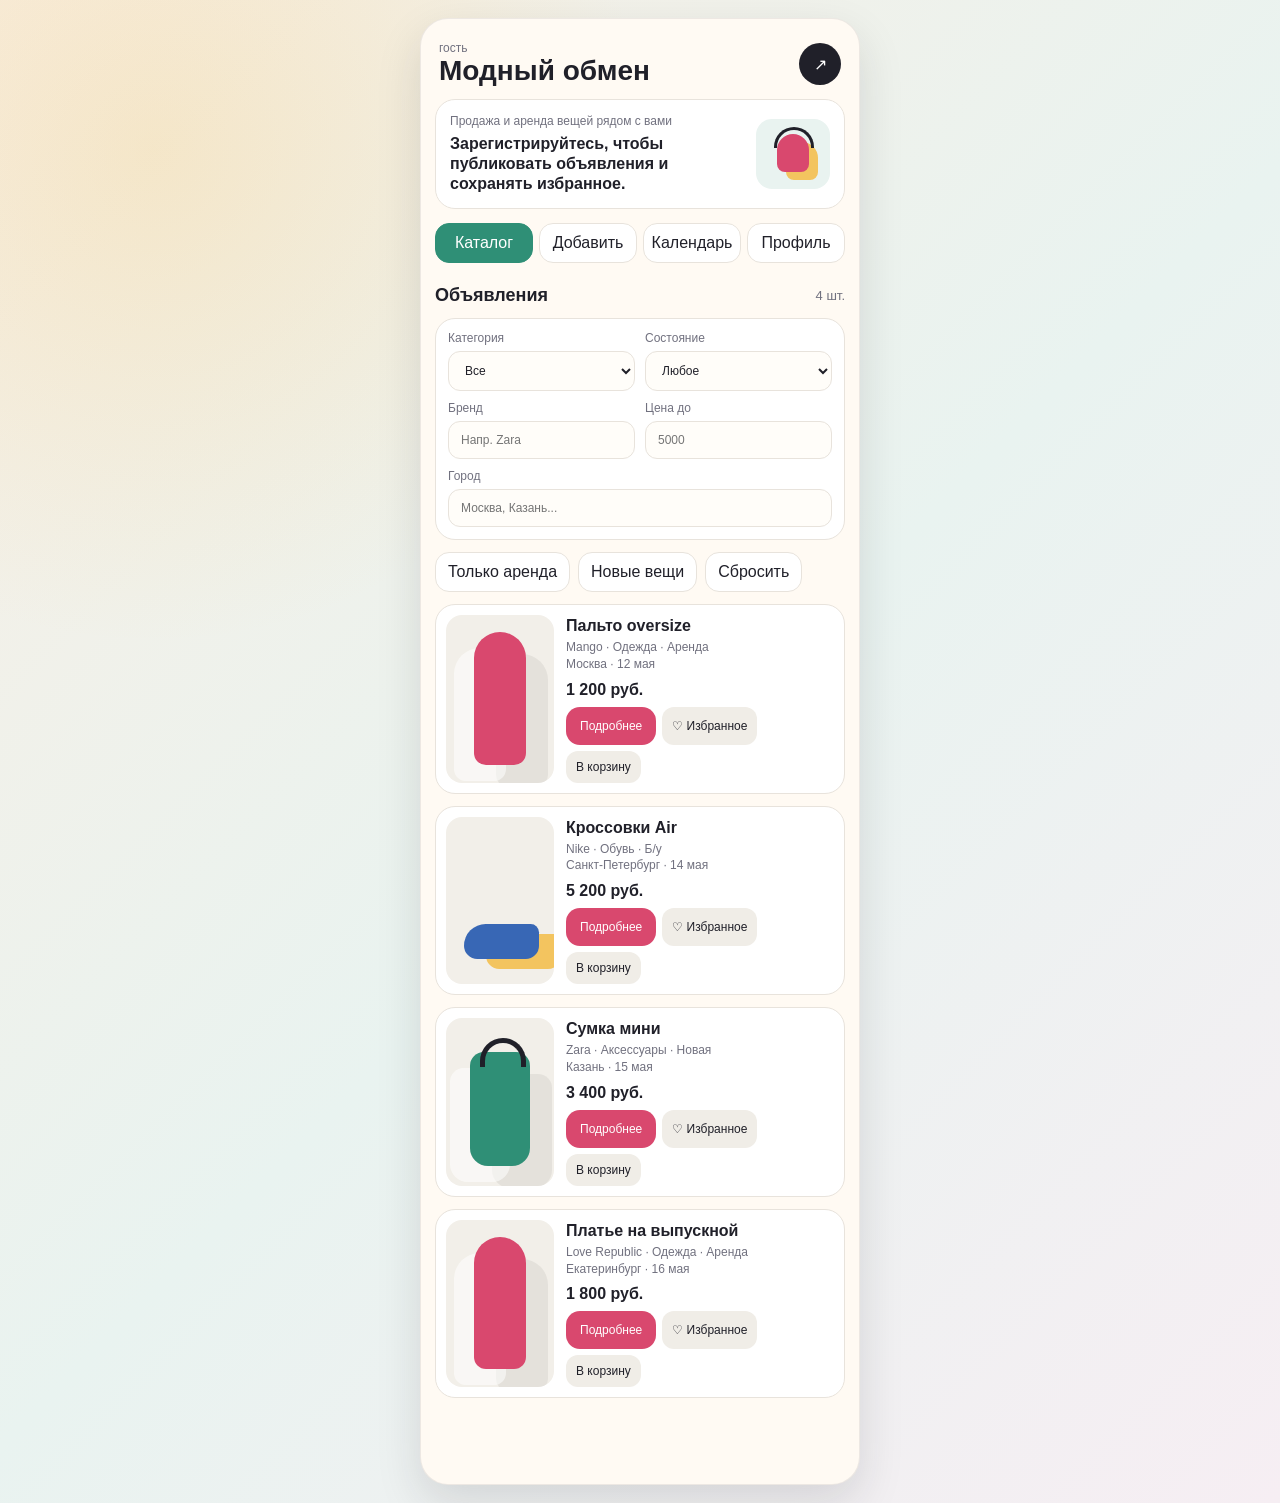
<file: index.html>
<!doctype html>
<html lang="ru">
  <head>
    <meta charset="UTF-8" />
    <meta name="viewport" content="width=device-width, initial-scale=1.0" />
    <meta name="theme-color" content="#7c3aed" />
    <meta name="description" content="Модный обмен — маркетплейс одежды, обуви и аксессуаров для продажи, обмена и аренды." />
    <title>Модный обмен</title>
    <link rel="manifest" href="manifest.webmanifest" />
    <link rel="icon" href="icon.svg" type="image/svg+xml" />
    <link rel="apple-touch-icon" href="icons/icon-192.png" />
    <meta name="apple-mobile-web-app-capable" content="yes" />
    <meta name="apple-mobile-web-app-status-bar-style" content="default" />
    <meta name="apple-mobile-web-app-title" content="Модный обмен" />
    <meta name="mobile-web-app-capable" content="yes" />
    <link rel="stylesheet" href="styles.css" />
  </head>
  <body>
    <main class="phone-shell">
      <section class="screen">
        <header class="topbar">
          <div>
            <p class="eyebrow" id="statusText">гость</p>
            <h1>Модный обмен</h1>
          </div>
          <button class="icon-button" id="loginBtn" title="Войти">↗</button>
        </header>

        <section class="welcome-panel">
          <div>
            <p class="muted">Продажа и аренда вещей рядом с вами</p>
            <strong id="welcomeText">Зарегистрируйтесь, чтобы публиковать объявления и сохранять избранное.</strong>
          </div>
          <div class="mini-hanger" aria-hidden="true"></div>
        </section>

        <nav class="tabs" aria-label="Разделы приложения">
          <button class="tab active" data-view="catalog">Каталог</button>
          <button class="tab" data-view="post">Добавить</button>
          <button class="tab" data-view="calendar">Календарь</button>
          <button class="tab" data-view="profile">Профиль</button>
        </nav>

        <section class="view active" id="catalogView">
          <div class="section-title">
            <h2>Объявления</h2>
            <span id="resultCount">0</span>
          </div>

          <div class="filters">
            <label>
              Категория
              <select id="categoryFilter">
                <option value="all">Все</option>
                <option value="Одежда">Одежда</option>
                <option value="Обувь">Обувь</option>
                <option value="Аксессуары">Аксессуары</option>
              </select>
            </label>
            <label>
              Состояние
              <select id="conditionFilter">
                <option value="all">Любое</option>
                <option value="Новая">Новая</option>
                <option value="Б/у">Б/у</option>
                <option value="Аренда">Аренда</option>
              </select>
            </label>
            <label>
              Бренд
              <input id="brandFilter" type="search" placeholder="Напр. Zara" />
            </label>
            <label>
              Цена до
              <input id="priceFilter" type="number" min="0" placeholder="5000" />
            </label>
            <label class="wide">
              Город
              <input id="cityFilter" type="search" placeholder="Москва, Казань..." />
            </label>
          </div>

          <div class="quick-row">
            <button class="pill" data-chip="rent">Только аренда</button>
            <button class="pill" data-chip="new">Новые вещи</button>
            <button class="pill" data-chip="reset">Сбросить</button>
          </div>

          <div class="cards" id="itemsList"></div>
        </section>

        <section class="view" id="postView">
          <div class="section-title">
            <h2>Новое объявление</h2>
            <span id="postHint">нужен вход</span>
          </div>
          <div class="notice-box" id="postLock">
            Чтобы опубликовать вещь, сначала зарегистрируйтесь или войдите в аккаунт.
            <button class="primary-button" id="postLoginBtn">Войти</button>
          </div>
          <form class="form" id="postForm">
            <label>Название вещи <input name="title" required placeholder="Напр. Пальто oversize" /></label>
            <label>Бренд <input name="brand" required placeholder="Mango, Nike, no name" /></label>
            <label>Категория
              <select name="category">
                <option>Одежда</option>
                <option>Обувь</option>
                <option>Аксессуары</option>
              </select>
            </label>
            <label>Состояние
              <select name="condition">
                <option>Новая</option>
                <option>Б/у</option>
                <option>Аренда</option>
              </select>
            </label>
            <label>Цена, руб. <input name="price" required type="number" min="0" placeholder="2500" /></label>
            <label>Местоположение <input name="city" required placeholder="Ваш город" /></label>
            <label>Краткое описание <textarea name="description" rows="4" placeholder="Размер, посадка, когда можно примерить"></textarea></label>
            <label>Фото вещи <input name="photo" type="file" accept="image/*" /></label>
            <button class="primary-button" type="submit">Опубликовать</button>
            <p class="notice" id="postNotice"></p>
          </form>
        </section>

        <section class="view" id="calendarView">
          <div class="section-title">
            <h2>Календарь</h2>
            <span>по датам</span>
          </div>
          <div class="date-box">
            <label>Показать объявления за дату <input id="dateFilter" type="date" /></label>
            <button class="primary-button" id="clearDate">Показать все</button>
          </div>
          <div class="timeline" id="timeline"></div>
        </section>

        <section class="view" id="profileView">
          <div class="profile-card" id="profileCard"></div>

          <form class="form profile-form" id="profileForm">
            <div class="section-title">
              <h2>Редактировать профиль</h2>
              <span>сохраняется</span>
            </div>
            <label>Имя <input name="name" required /></label>
            <label>Email <input name="email" type="email" required /></label>
            <label>Возраст <input name="age" type="number" min="12" max="100" /></label>
            <label>Город <input name="city" /></label>
            <label>Размер одежды <input name="clothesSize" placeholder="S/M" /></label>
            <label>Размер обуви <input name="shoeSize" placeholder="38" /></label>
            <label>Предпочтения <textarea name="preferences" rows="3"></textarea></label>
            <button class="primary-button" type="submit">Сохранить профиль</button>
            <p class="notice" id="profileNotice"></p>
          </form>

          <div class="profile-grid" id="profileStats"></div>

          <div class="section-title">
            <h2>Мои объявления</h2>
            <span id="myItemsCount">0</span>
          </div>
          <div class="cards compact" id="myItemsList"></div>

          <div class="section-title">
            <h2>Избранное</h2>
            <span id="favCount">0</span>
          </div>
          <div class="cards compact" id="favoritesList"></div>

          <div class="section-title">
            <h2>Корзина</h2>
            <span id="cartCount">0</span>
          </div>
          <div class="checkout">
            <div id="cartList"></div>
            <label>Адрес доставки или место встречи
              <input id="deliveryAddress" placeholder="Напр. ТЦ Asia Mall, 18:00" />
            </label>
            <button class="primary-button" id="checkoutBtn">Оформить заказ</button>
            <p class="notice" id="checkoutNotice"></p>
          </div>
        </section>
      </section>
    </main>

    <dialog id="detailsDialog">
      <article class="dialog-card" id="detailsContent"></article>
    </dialog>

    <dialog id="loginDialog">
      <article class="dialog-card">
        <button class="close" data-close="loginDialog">×</button>
        <div class="auth-switch">
          <button class="active" data-auth-mode="login">Вход</button>
          <button data-auth-mode="register">Регистрация</button>
        </div>
        <h2 id="authTitle">Вход в приложение</h2>
        <p class="muted" id="authHelp">Введите email и пароль, либо используйте демонстрационный вход через соцсеть.</p>
        <form class="form auth-form" id="authForm">
          <label class="register-only">Имя <input name="name" placeholder="Алина" /></label>
          <label>Email <input name="email" type="email" required placeholder="student@mail.com" /></label>
          <label>Пароль <input name="password" type="password" required minlength="4" placeholder="минимум 4 символа" /></label>
          <label class="register-only">Город <input name="city" placeholder="Москва" /></label>
          <button class="primary-button" id="authSubmit" type="submit">Войти</button>
          <p class="notice" id="authNotice"></p>
        </form>
        <div class="auth-buttons">
          <button data-social="Google">Войти через Google</button>
          <button data-social="VK">Войти через VK</button>
          <button data-social="Apple">Войти через Apple</button>
        </div>
      </article>
    </dialog>

    <script src="app.js"></script>
    <script>
      if ("serviceWorker" in navigator && location.protocol.startsWith("http")) {
        window.addEventListener("load", () => {
          navigator.serviceWorker.register("sw.js").catch(() => {});
        });
      }
    </script>
  </body>
</html>
</file>
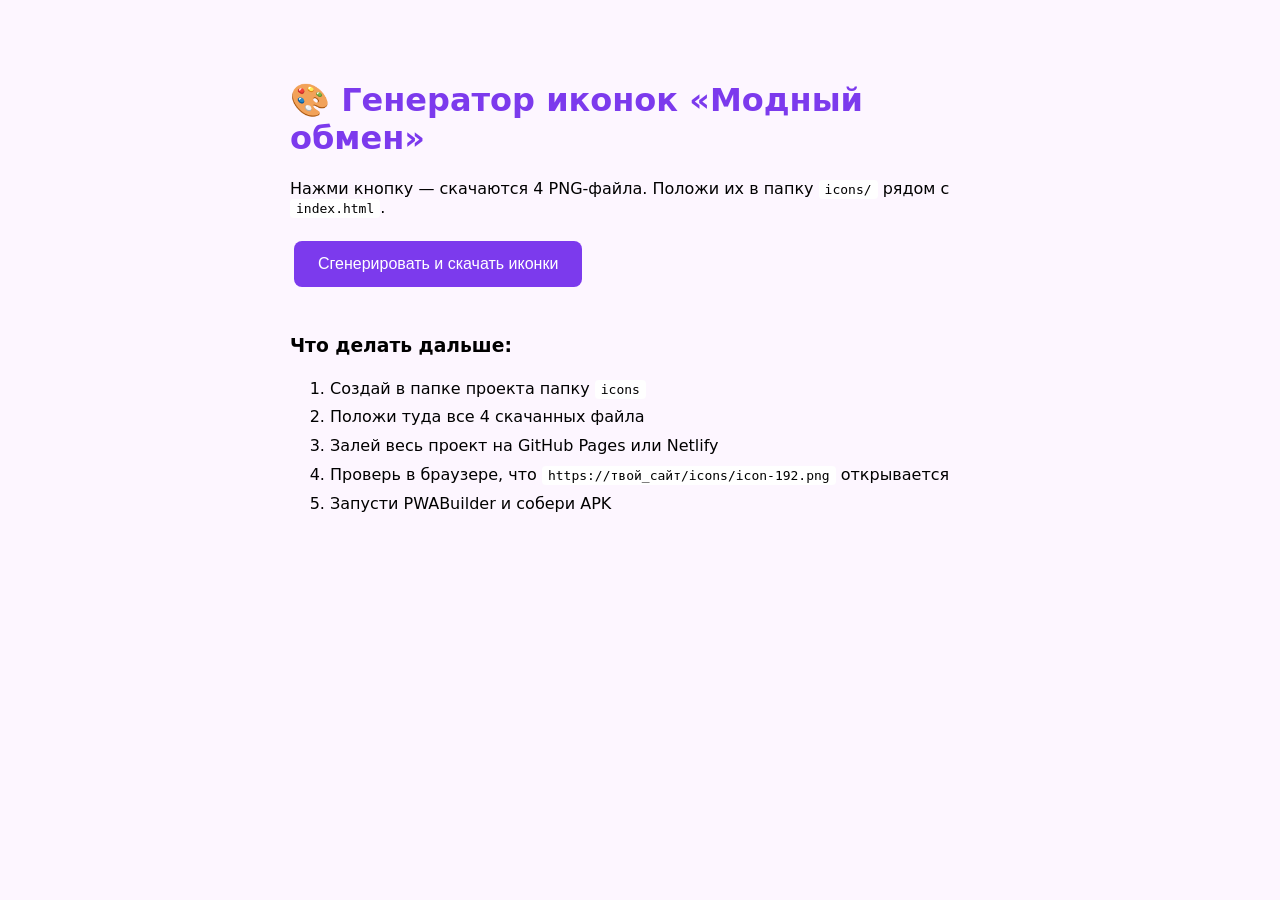
<file: generate-icons.html>
<!doctype html>
<html lang="ru">
<head>
<meta charset="UTF-8">
<title>Генератор иконок — Модный обмен</title>
<style>
  body { font-family: system-ui, sans-serif; max-width: 700px; margin: 40px auto; padding: 20px; background: #fdf6ff; }
  h1 { color: #7c3aed; }
  button { background: #7c3aed; color: white; border: none; padding: 14px 24px; font-size: 16px; border-radius: 8px; cursor: pointer; margin: 8px 4px; }
  button:hover { background: #6d28d9; }
  .preview { display: flex; gap: 16px; flex-wrap: wrap; margin: 20px 0; }
  .preview div { background: white; padding: 12px; border-radius: 8px; text-align: center; }
  canvas { border: 1px solid #ccc; }
  ol { line-height: 1.8; }
  code { background: #fff; padding: 2px 6px; border-radius: 4px; }
</style>
</head>
<body>
  <h1>🎨 Генератор иконок «Модный обмен»</h1>
  <p>Нажми кнопку — скачаются 4 PNG-файла. Положи их в папку <code>icons/</code> рядом с <code>index.html</code>.</p>

  <button id="genBtn">Сгенерировать и скачать иконки</button>

  <div class="preview" id="preview"></div>

  <h3>Что делать дальше:</h3>
  <ol>
    <li>Создай в папке проекта папку <code>icons</code></li>
    <li>Положи туда все 4 скачанных файла</li>
    <li>Залей весь проект на GitHub Pages или Netlify</li>
    <li>Проверь в браузере, что <code>https://твой_сайт/icons/icon-192.png</code> открывается</li>
    <li>Запусти PWABuilder и собери APK</li>
  </ol>

<script>
const SVG = `<svg xmlns="http://www.w3.org/2000/svg" viewBox="0 0 128 128">
  <rect width="128" height="128" rx="28" fill="#7c3aed"/>
  <path d="M64 30c-5 0-9 4-9 9 0 3 1 5 3 7l-22 12c-3 1-4 4-3 7l4 9c1 3 4 4 7 3l9-3v22c0 3 2 5 5 5h12c3 0 5-2 5-5V74l9 3c3 1 6 0 7-3l4-9c1-3 0-6-3-7L70 46c2-2 3-4 3-7 0-5-4-9-9-9z" fill="#ffffff"/>
  <text x="64" y="112" text-anchor="middle" font-family="Arial, sans-serif" font-size="14" font-weight="800" fill="#ffffff">МО</text>
</svg>`;

function renderIcon(size, maskable) {
  return new Promise((resolve) => {
    const canvas = document.createElement("canvas");
    canvas.width = size;
    canvas.height = size;
    const ctx = canvas.getContext("2d");
    if (maskable) {
      ctx.fillStyle = "#7c3aed";
      ctx.fillRect(0, 0, size, size);
    }
    const img = new Image();
    const blob = new Blob([SVG], { type: "image/svg+xml" });
    const url = URL.createObjectURL(blob);
    img.onload = () => {
      if (maskable) {
        const inner = Math.round(size * 0.8);
        const offset = Math.round((size - inner) / 2);
        ctx.drawImage(img, offset, offset, inner, inner);
      } else {
        ctx.drawImage(img, 0, 0, size, size);
      }
      URL.revokeObjectURL(url);
      canvas.toBlob((pngBlob) => resolve({ canvas, blob: pngBlob }), "image/png");
    };
    img.src = url;
  });
}

function download(blob, name) {
  const url = URL.createObjectURL(blob);
  const a = document.createElement("a");
  a.href = url;
  a.download = name;
  document.body.appendChild(a);
  a.click();
  document.body.removeChild(a);
  setTimeout(() => URL.revokeObjectURL(url), 1000);
}

document.getElementById("genBtn").addEventListener("click", async () => {
  const preview = document.getElementById("preview");
  preview.innerHTML = "";
  const tasks = [
    { size: 192, maskable: false, name: "icon-192.png" },
    { size: 512, maskable: false, name: "icon-512.png" },
    { size: 192, maskable: true,  name: "icon-192-maskable.png" },
    { size: 512, maskable: true,  name: "icon-512-maskable.png" },
  ];
  for (const t of tasks) {
    const { canvas, blob } = await renderIcon(t.size, t.maskable);
    const small = document.createElement("canvas");
    small.width = 96; small.height = 96;
    small.getContext("2d").drawImage(canvas, 0, 0, 96, 96);
    const wrap = document.createElement("div");
    wrap.innerHTML = `<div>${t.name}</div>`;
    wrap.prepend(small);
    preview.appendChild(wrap);
    download(blob, t.name);
    await new Promise(r => setTimeout(r, 400));
  }
  alert("Готово! 4 файла скачаны. Положи их в папку icons/");
});
</script>
</body>
</html>
</file>
<file: styles.css>
:root {
  color-scheme: light;
  --ink: #202029;
  --muted: #71717f;
  --line: #e8e3dc;
  --paper: #fffaf3;
  --surface: #ffffff;
  --rose: #d9486e;
  --green: #2f8f76;
  --blue: #3867b5;
  --yellow: #f3c45f;
  --shadow: 0 18px 45px rgba(32, 32, 41, 0.13);
}

* {
  box-sizing: border-box;
}

body {
  margin: 0;
  min-height: 100vh;
  font-family: Arial, Helvetica, sans-serif;
  background:
    radial-gradient(circle at 12% 10%, rgba(243, 196, 95, 0.22), transparent 28%),
    linear-gradient(135deg, #f8efe4, #e9f3f0 52%, #f6eef3);
  color: var(--ink);
}

button,
input,
select,
textarea {
  font: inherit;
}

button {
  cursor: pointer;
}

.phone-shell {
  width: min(100%, 460px);
  min-height: 100vh;
  margin: 0 auto;
  padding: 18px 10px;
}

.screen {
  min-height: calc(100vh - 36px);
  overflow: hidden;
  border: 1px solid rgba(32, 32, 41, 0.08);
  border-radius: 28px;
  background: var(--paper);
  box-shadow: var(--shadow);
}

.topbar {
  display: flex;
  align-items: center;
  justify-content: space-between;
  padding: 22px 18px 12px;
}

.eyebrow,
.muted {
  margin: 0;
  color: var(--muted);
  font-size: 12px;
}

h1,
h2,
p {
  margin-top: 0;
}

h1 {
  margin-bottom: 0;
  font-size: 28px;
  letter-spacing: 0;
}

h2 {
  margin-bottom: 0;
  font-size: 18px;
  letter-spacing: 0;
}

.icon-button {
  width: 42px;
  height: 42px;
  border: 0;
  border-radius: 50%;
  color: white;
  background: var(--ink);
}

.welcome-panel {
  display: grid;
  grid-template-columns: 1fr 74px;
  gap: 12px;
  align-items: center;
  margin: 0 14px 14px;
  padding: 14px;
  border-radius: 20px;
  background: #fff;
  border: 1px solid var(--line);
}

.welcome-panel strong {
  display: block;
  margin-top: 6px;
  line-height: 1.25;
}

.mini-hanger {
  position: relative;
  height: 70px;
  border-radius: 16px;
  background: #e9f3f0;
}

.mini-hanger::before {
  content: "";
  position: absolute;
  left: 21px;
  top: 15px;
  width: 32px;
  height: 38px;
  border-radius: 16px 16px 8px 8px;
  background: var(--rose);
  box-shadow: 9px 8px 0 var(--yellow);
}

.mini-hanger::after {
  content: "";
  position: absolute;
  left: 18px;
  top: 8px;
  width: 34px;
  height: 18px;
  border: 3px solid var(--ink);
  border-bottom: 0;
  border-radius: 24px 24px 0 0;
}

.tabs {
  display: grid;
  grid-template-columns: repeat(4, 1fr);
  gap: 6px;
  padding: 0 14px 14px;
}

.tab,
.pill,
.auth-buttons button {
  border: 1px solid var(--line);
  border-radius: 14px;
  background: #fff;
  color: var(--ink);
  min-height: 40px;
}

.auth-switch {
  display: grid;
  grid-template-columns: 1fr 1fr;
  gap: 8px;
}

.auth-switch button {
  min-height: 40px;
  border: 1px solid var(--line);
  border-radius: 14px;
  background: #fff;
  color: var(--ink);
}

.auth-switch button.active {
  border-color: var(--green);
  color: #fff;
  background: var(--green);
}

.tab.active {
  color: white;
  background: var(--green);
  border-color: var(--green);
}

.view {
  display: none;
  padding: 0 14px 86px;
}

.view.active {
  display: block;
}

.section-title {
  display: flex;
  justify-content: space-between;
  align-items: center;
  margin: 8px 0 12px;
}

.section-title span {
  color: var(--muted);
  font-size: 13px;
}

.filters {
  display: grid;
  grid-template-columns: 1fr 1fr;
  gap: 10px;
  padding: 12px;
  border: 1px solid var(--line);
  border-radius: 20px;
  background: #fff;
}

label {
  display: grid;
  gap: 6px;
  color: var(--muted);
  font-size: 12px;
}

.wide {
  grid-column: 1 / -1;
}

input,
select,
textarea {
  width: 100%;
  border: 1px solid var(--line);
  border-radius: 12px;
  padding: 11px 12px;
  background: #fffdf9;
  color: var(--ink);
  outline: none;
}

textarea {
  resize: vertical;
}

.quick-row {
  display: flex;
  gap: 8px;
  overflow-x: auto;
  padding: 12px 0;
}

.pill {
  flex: 0 0 auto;
  padding: 0 12px;
}

.cards {
  display: grid;
  gap: 12px;
}

.item-card {
  display: grid;
  grid-template-columns: 108px 1fr;
  gap: 12px;
  padding: 10px;
  border: 1px solid var(--line);
  border-radius: 20px;
  background: #fff;
}

.compact .item-card {
  grid-template-columns: 82px 1fr;
}

.photo {
  position: relative;
  min-height: 122px;
  overflow: hidden;
  border-radius: 16px;
  background: #f2efe9;
}

.compact .photo {
  min-height: 90px;
}

.photo::before {
  content: "";
  position: absolute;
  inset: 17px 28px 18px;
  border-radius: 26px 26px 12px 12px;
  background: var(--rose);
  box-shadow: -20px 16px 0 rgba(255, 255, 255, 0.55), 22px 22px 0 rgba(0, 0, 0, 0.06);
}

.photo.shoe::before {
  inset: auto 15px 25px 18px;
  height: 35px;
  border-radius: 26px 10px 16px 16px;
  background: var(--blue);
  box-shadow: 22px 10px 0 var(--yellow);
}

.photo.bag::before {
  inset: 34px 24px 20px;
  border-radius: 14px 14px 18px 18px;
  background: var(--green);
}

.photo.bag::after {
  content: "";
  position: absolute;
  left: 34px;
  top: 20px;
  width: 36px;
  height: 24px;
  border: 5px solid var(--ink);
  border-bottom: 0;
  border-radius: 30px 30px 0 0;
}

.item-info h3 {
  margin: 2px 0 4px;
  font-size: 16px;
}

.meta {
  color: var(--muted);
  font-size: 12px;
  line-height: 1.4;
}

.price {
  margin: 8px 0;
  font-weight: 700;
}

.actions {
  display: flex;
  flex-wrap: wrap;
  gap: 6px;
}

.actions button,
.small-button {
  border: 0;
  border-radius: 12px;
  padding: 9px 10px;
  background: #f0ede7;
  color: var(--ink);
  font-size: 12px;
}

.actions .hot,
.primary-button {
  border: 0;
  border-radius: 14px;
  padding: 12px 14px;
  color: #fff;
  background: var(--rose);
}

.form,
.date-box,
.checkout,
.profile-card,
.profile-grid,
.timeline-item,
.notice-box {
  display: grid;
  gap: 12px;
  padding: 14px;
  border: 1px solid var(--line);
  border-radius: 20px;
  background: #fff;
}

.notice-box {
  color: var(--muted);
  font-size: 13px;
}

.profile-form {
  margin: 12px 0;
}

.auth-form {
  padding: 0;
  border: 0;
  border-radius: 0;
}

.profile-card {
  grid-template-columns: 64px 1fr;
  align-items: center;
}

.avatar {
  display: grid;
  place-items: center;
  width: 58px;
  height: 58px;
  border-radius: 50%;
  color: white;
  background: var(--blue);
  font-size: 25px;
  font-weight: 700;
}

.profile-card p {
  margin-bottom: 6px;
  color: var(--muted);
  font-size: 13px;
}

.rating {
  color: #b58000;
  font-size: 13px;
}

.profile-grid {
  grid-template-columns: 1fr 1fr;
  margin: 12px 0;
}

.profile-grid div {
  display: grid;
  gap: 4px;
  min-height: 64px;
}

.profile-grid span {
  color: var(--muted);
  font-size: 13px;
}

.timeline {
  display: grid;
  gap: 10px;
  margin-top: 12px;
}

.timeline-item {
  gap: 4px;
}

.cart-row {
  display: flex;
  justify-content: space-between;
  gap: 10px;
  padding: 10px 0;
  border-bottom: 1px solid var(--line);
}

.notice {
  margin: 0;
  color: var(--green);
  font-size: 13px;
}

dialog {
  width: min(92vw, 420px);
  border: 0;
  border-radius: 22px;
  padding: 0;
  background: transparent;
}

dialog::backdrop {
  background: rgba(32, 32, 41, 0.4);
}

.dialog-card {
  display: grid;
  gap: 12px;
  padding: 18px;
  border-radius: 22px;
  background: #fff;
}

.dialog-hero {
  min-height: 180px;
}

.close {
  justify-self: end;
  width: 34px;
  height: 34px;
  border: 0;
  border-radius: 50%;
  background: #f0ede7;
}

.auth-buttons {
  display: grid;
  gap: 8px;
}

.comments,
.chat {
  display: grid;
  gap: 8px;
}

.message,
.comment {
  padding: 10px;
  border-radius: 14px;
  background: #f7f3ed;
  font-size: 13px;
}

.seller {
  background: #eaf3f0;
}

@media (max-width: 380px) {
  .phone-shell {
    padding: 0;
  }

  .screen {
    min-height: 100vh;
    border-radius: 0;
  }

  .item-card {
    grid-template-columns: 96px 1fr;
  }
}
</file>
